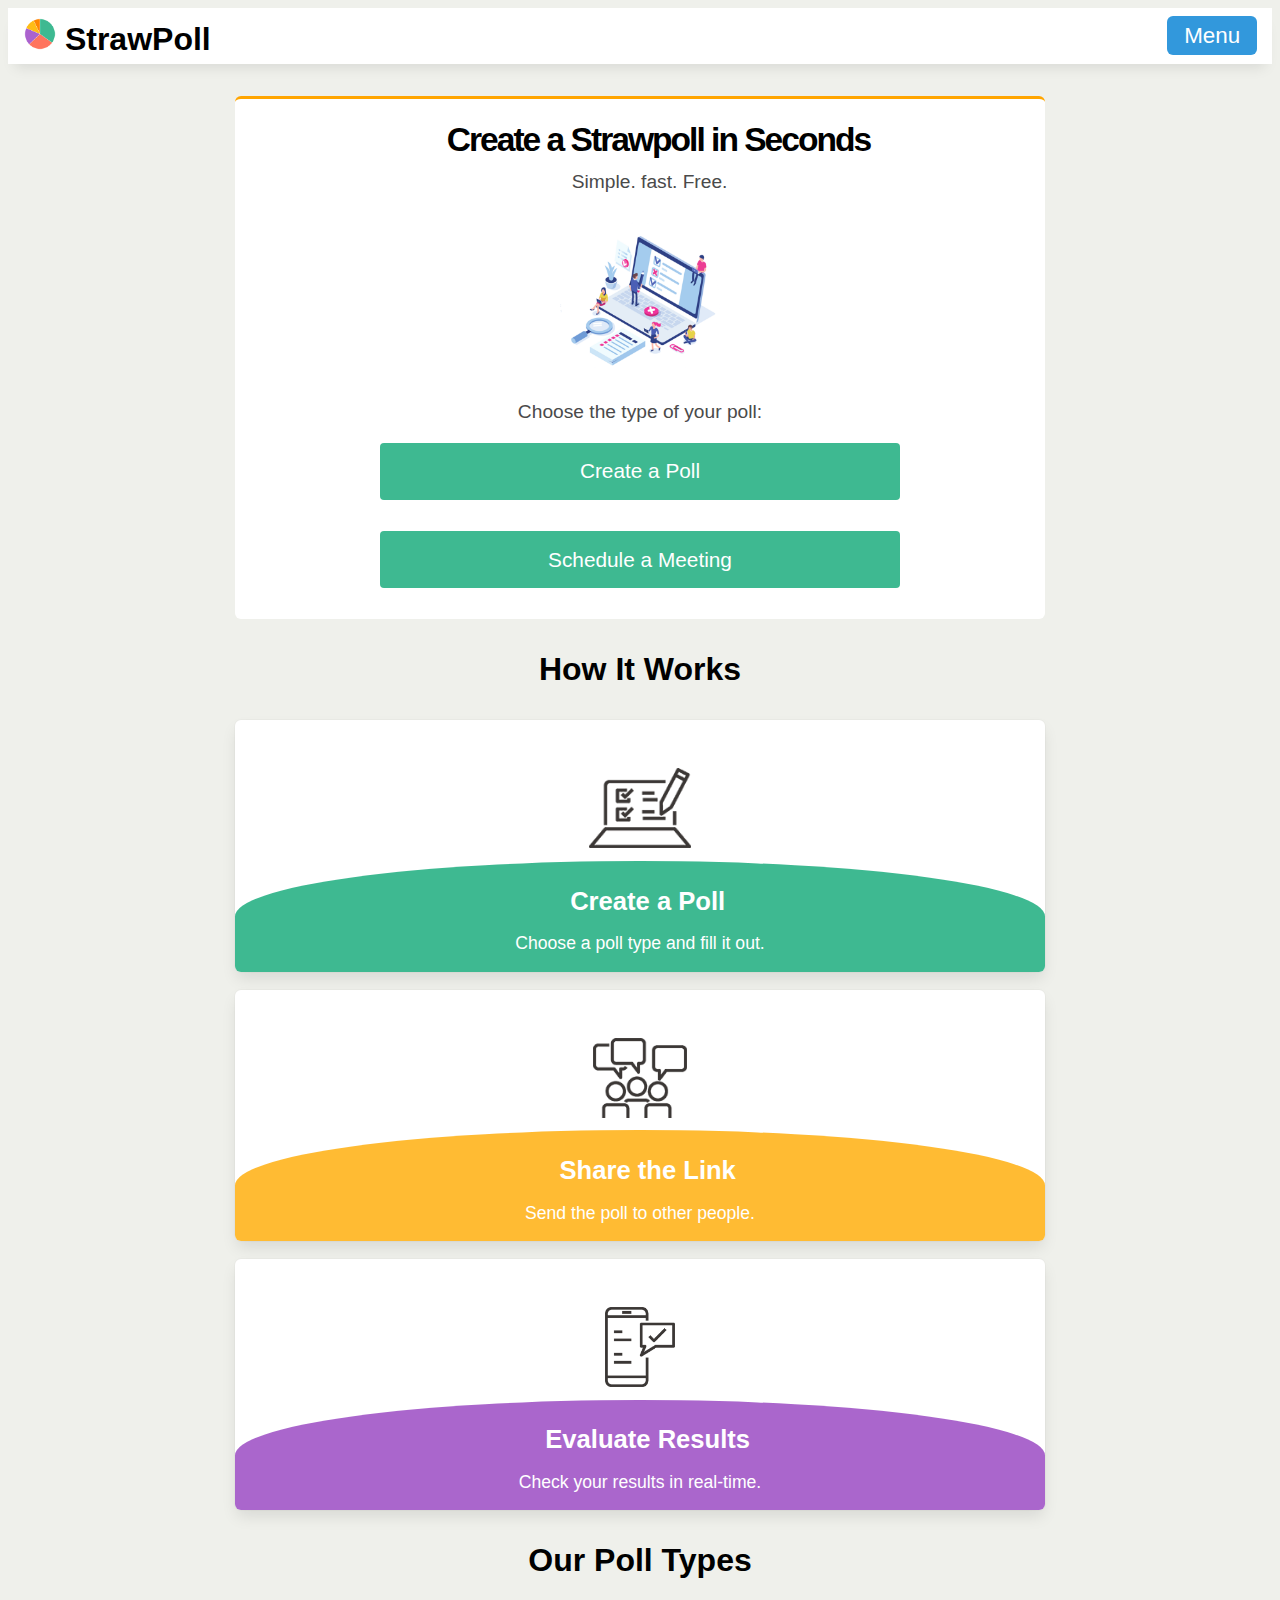
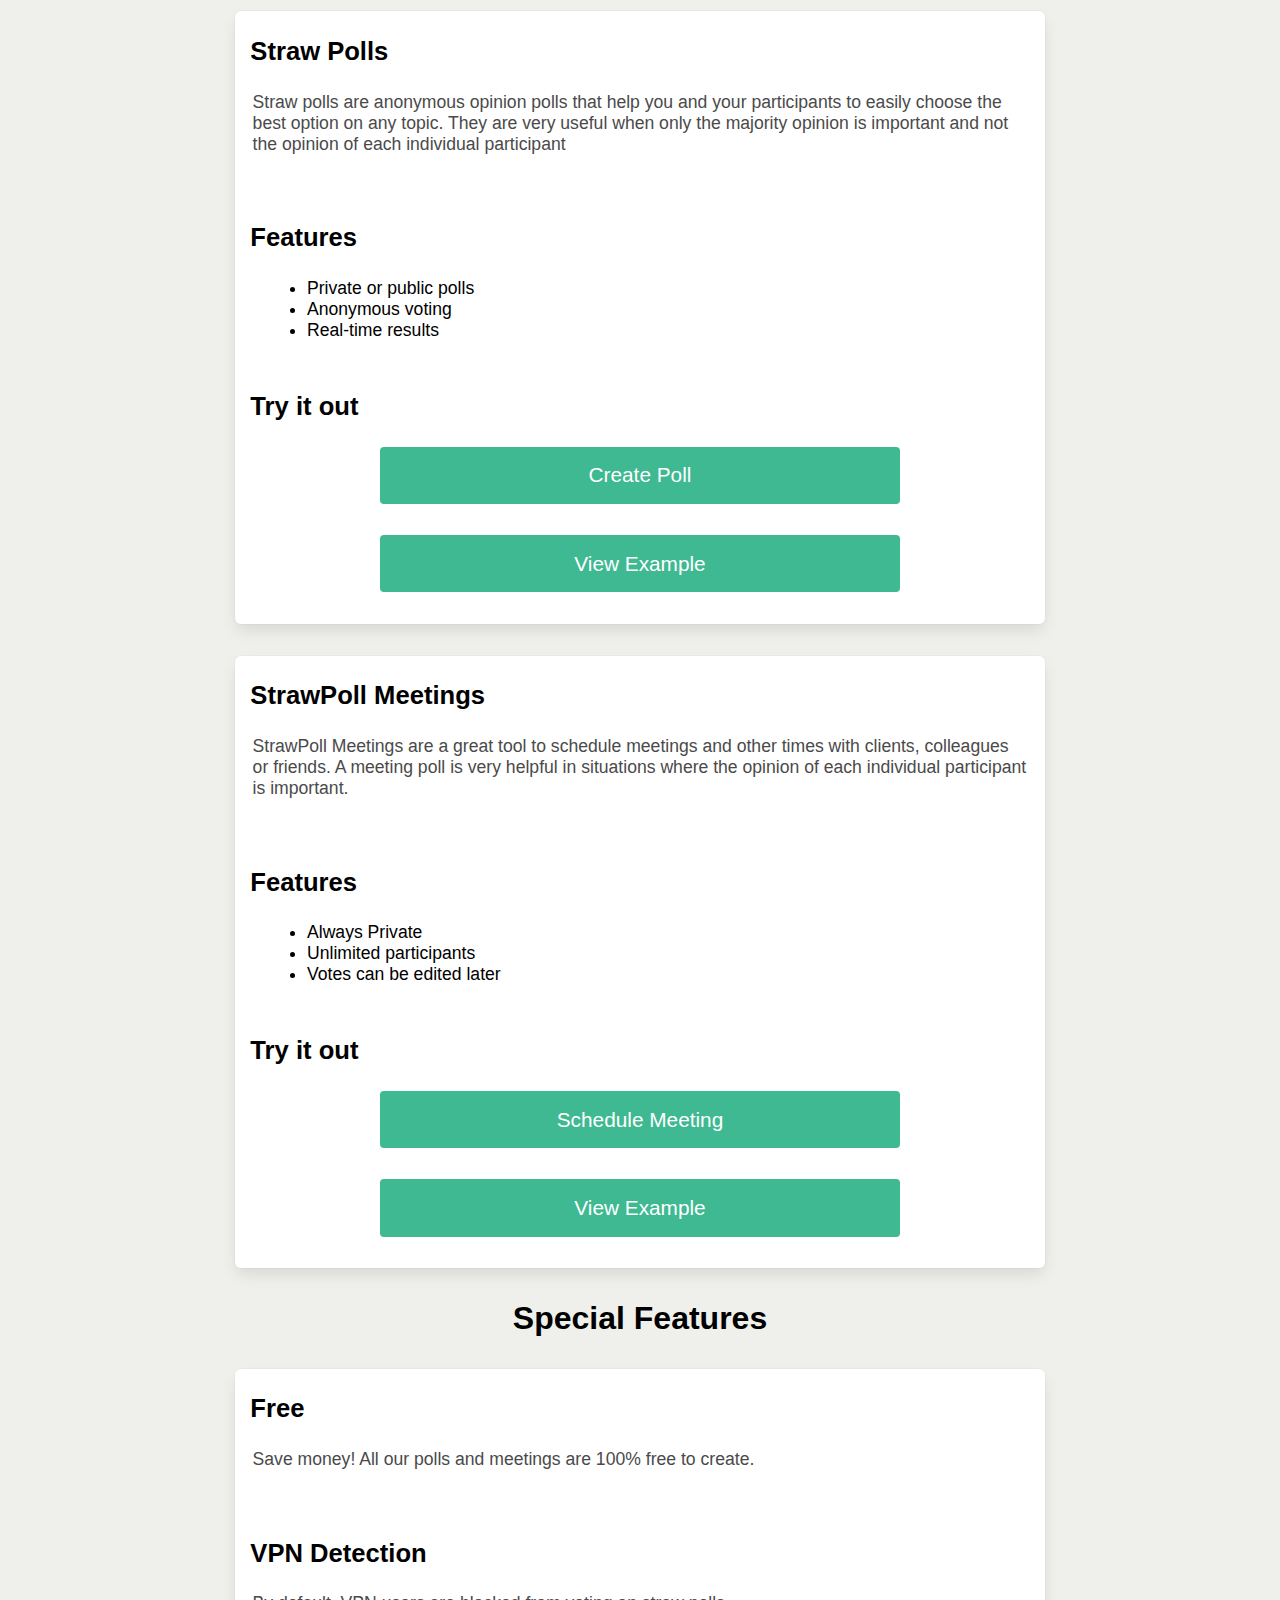
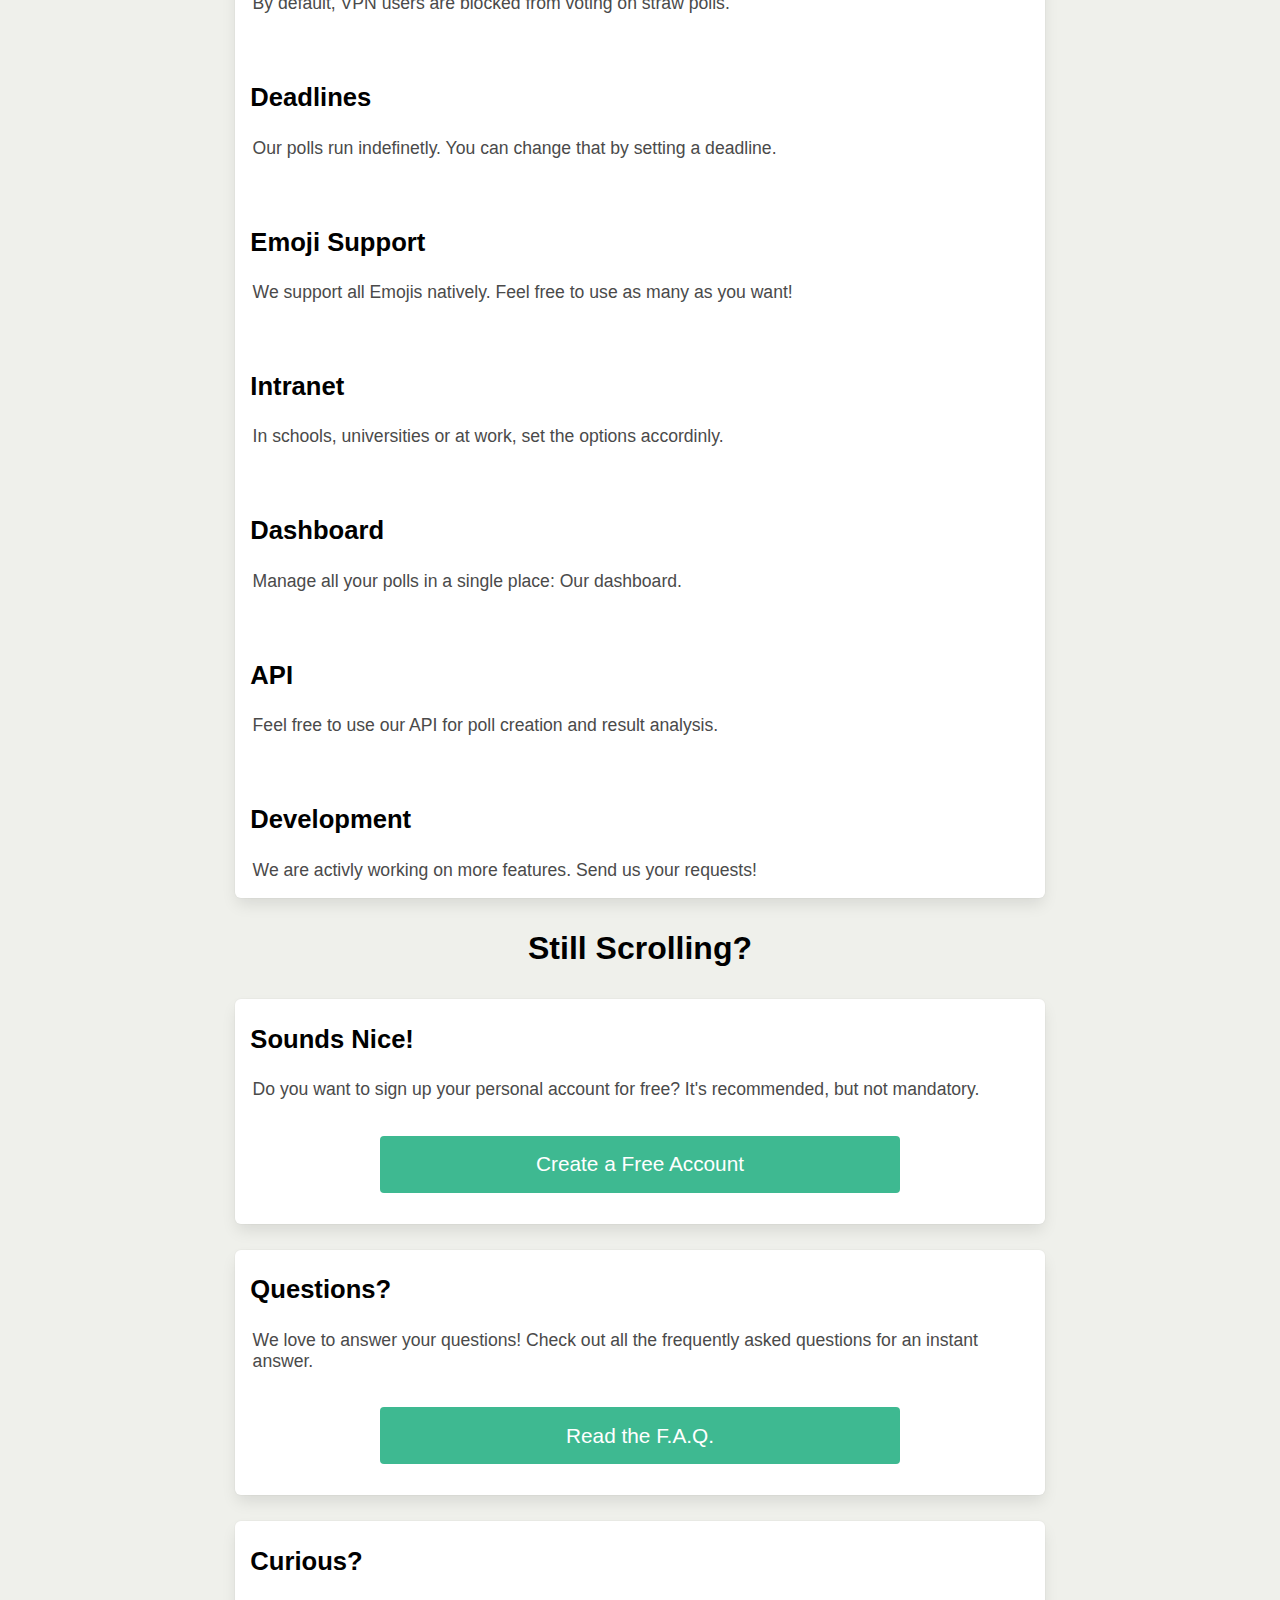
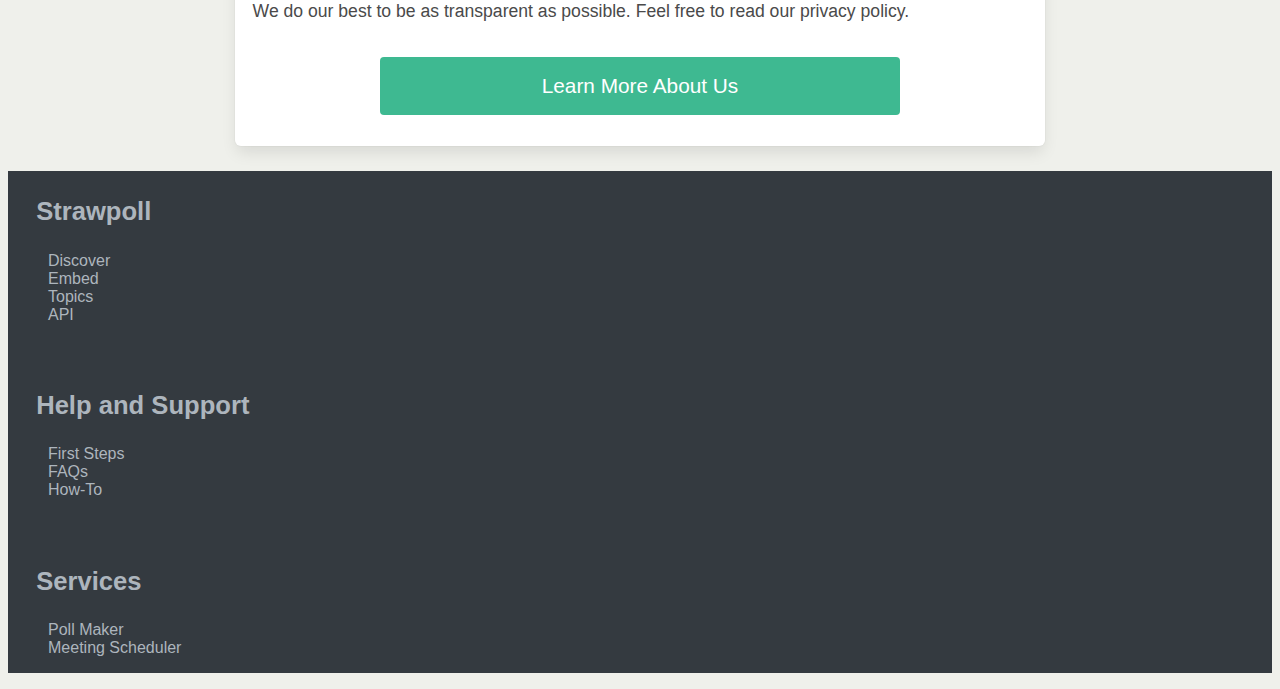
<file: index.html>
<DOCTYPE html>
    <html>
        <head>
            <title>Welcome to Strawpoll</title>
            <meta charset="utf-8"/>
            <meta name="viewport" content="width=device-width, initial-scale=1"/>
            <link href="style.css" rel="stylesheet">
        </head>

        <body class="main">
            <header>
                <nav>
                    <ul>
                        <li><img src="logostrawpoll.png" alt="strawpoll logo"></li>
                        <li>StrawPoll</li>
                        <li>
                            <button class="dropdown">
                                Menu
                            </button>
                        </li>
                    </ul>
                    <ul>
                        <li>Home</li>
                        <li>Create Poll</li>
                        <li>Schedule Meeting</li>
                        <li>Discover</li>
                        <li><button>Log in</button></li>
                        <li><button>Sign up</button></li>
                    </ul>
                </nav>
            </header>
            <section class="topsection">
                <h1>Create a Strawpoll in Seconds</h1>
                <p class="subtitle">Simple. fast. Free.</p>
                <img src="image1.png" alt="Picture of laptop with working people and a poll">
                <p class="typeofpoll">Choose the type of your poll:</p>
                <a href="createpoll.html">
                <button>Create a Poll</button>
                </a>
                <button>Schedule a Meeting</button>
            </section>

            <h2>How It Works </h2>

            <section>
                <article class="blokje1">
                    <img src="create.png" alt="Picture of laptop with checkmarks">

                    <div class="groen">
                    <h3>Create a Poll</h3>
                    <p>Choose a poll type and fill it out.</p>
                    </div>
                </article>

                <article class="blokje2">
                    <img src="share.png" alt="Picture talking persons">

                    <div class="oranje">
                    <h3> Share the Link</h3>
                    <p>Send the poll to other people.</p>
                    </div>
                </article>

                <article class="blokje3">
                    <img src="result.png" alt="Picture of phone with results">

                    <div class="paars">
                    <h3>Evaluate Results</h3>
                    <p>Check your results in real-time.</p>
                    </div>
                </article>
            </section>

            <h2>Our Poll Types</h2>

            <section>
                <article>
                    <h3>Straw Polls</h3>
                    <p>Straw polls are anonymous opinion polls that help you and your participants to easily choose the best option on any topic. They are very useful when only the majority opinion is important and not the opinion of each individual participant
                    </p>
                

                
                    <h3>Features</h3>
                    <ul>
                        <li>Private or public polls</li>
                        <li>Anonymous voting</li>
                        <li>Real-time results</li>
                    </ul>
                  
            
                    <h3>Try it out</h3>
                    <button>Create Poll</button>
                    <button>View Example</button>
                </article>    
            </section>

            <section>
                <article>
                    <h3>StrawPoll Meetings</h3>
                    <p>StrawPoll Meetings are a great tool to schedule meetings and other times with clients, colleagues or friends. A meeting poll is very helpful in situations where the opinion of each individual participant is important.
                    </p>

                    <h3>Features</h3>
                    <ul>
                        <li>Always Private</li>
                        <li>Unlimited participants</li>
                        <li>Votes can be edited later</li>
                    </ul>

                    <h3>Try it out</h3>
                    <button>Schedule Meeting</button>
                    <button>View Example</button>
                </article>
            </section>

            <h2>Special Features</h2>

            <section>
                <article>
                    <h3>Free</h3>
                    <p>Save money! All our polls and meetings are 100% free to create.</p>


                    <h3>VPN Detection</h3>
                    <p>By default, VPN users are blocked from voting on straw polls.
                    </p>

                    <h3>Deadlines</h3>
                    <p>Our polls run indefinetly. You can change that by setting a deadline.
                    </p>

                    <h3>Emoji Support</h3>
                    <p>We support all Emojis natively. Feel free to use as many as you want!
                    </p>

                    <h3>Intranet</h3>
                    <p>In schools, universities or at work, set the options accordinly.
                    </p>

                    <h3>Dashboard</h3>
                    <p>Manage all your polls in a single place: Our dashboard.
                    </p>

                    <h3>API</h3>
                    <p>Feel free to use our API for poll creation and result analysis.
                    </p>

                    <h3>Development</h3>
                    <p>We are activly working on more features. Send us your requests!
                    </p>
                </article>
            </section>

            <h2>Still Scrolling?</h2>

            <section>
                <article>
                    <h3>Sounds Nice!</h3>
                    <p>Do you want to sign up your personal account for free? It's recommended, but not mandatory.
                    </p>
                    <button>Create a Free Account</button>
                </article>

                <article>
                    <h3>Questions?</h3>
                    <p>We love to answer your questions! Check out all the frequently asked questions for an instant answer.
                    </p>
                    <button>Read the F.A.Q.</button>
                </article>

                <article>
                    <h3>Curious?</h3>
                    <p>We do our best to be as transparent as possible. Feel free to read our privacy policy.
                    </p> 
                    <button>Learn More About Us</button>
                </article>
            </section>

<footer>
    <h3>Strawpoll</h3>
        <ul>
            <li>Discover</li>
            <li>Embed</li>
            <li>Topics</li>
            <li>API</li>
        </ul>

        <h3>Help and Support</h3>
        <ul>
            <li>First Steps</li>
            <li>FAQs</li>
            <li>How-To</li>
        </ul>

        <h3>Services</h3>
        <ul>
            <li>Poll Maker</li>
            <li>Meeting Scheduler</li>
        </ul>

</footer>
<script src="script.js"></script>
        </body>
    </html>
</file>
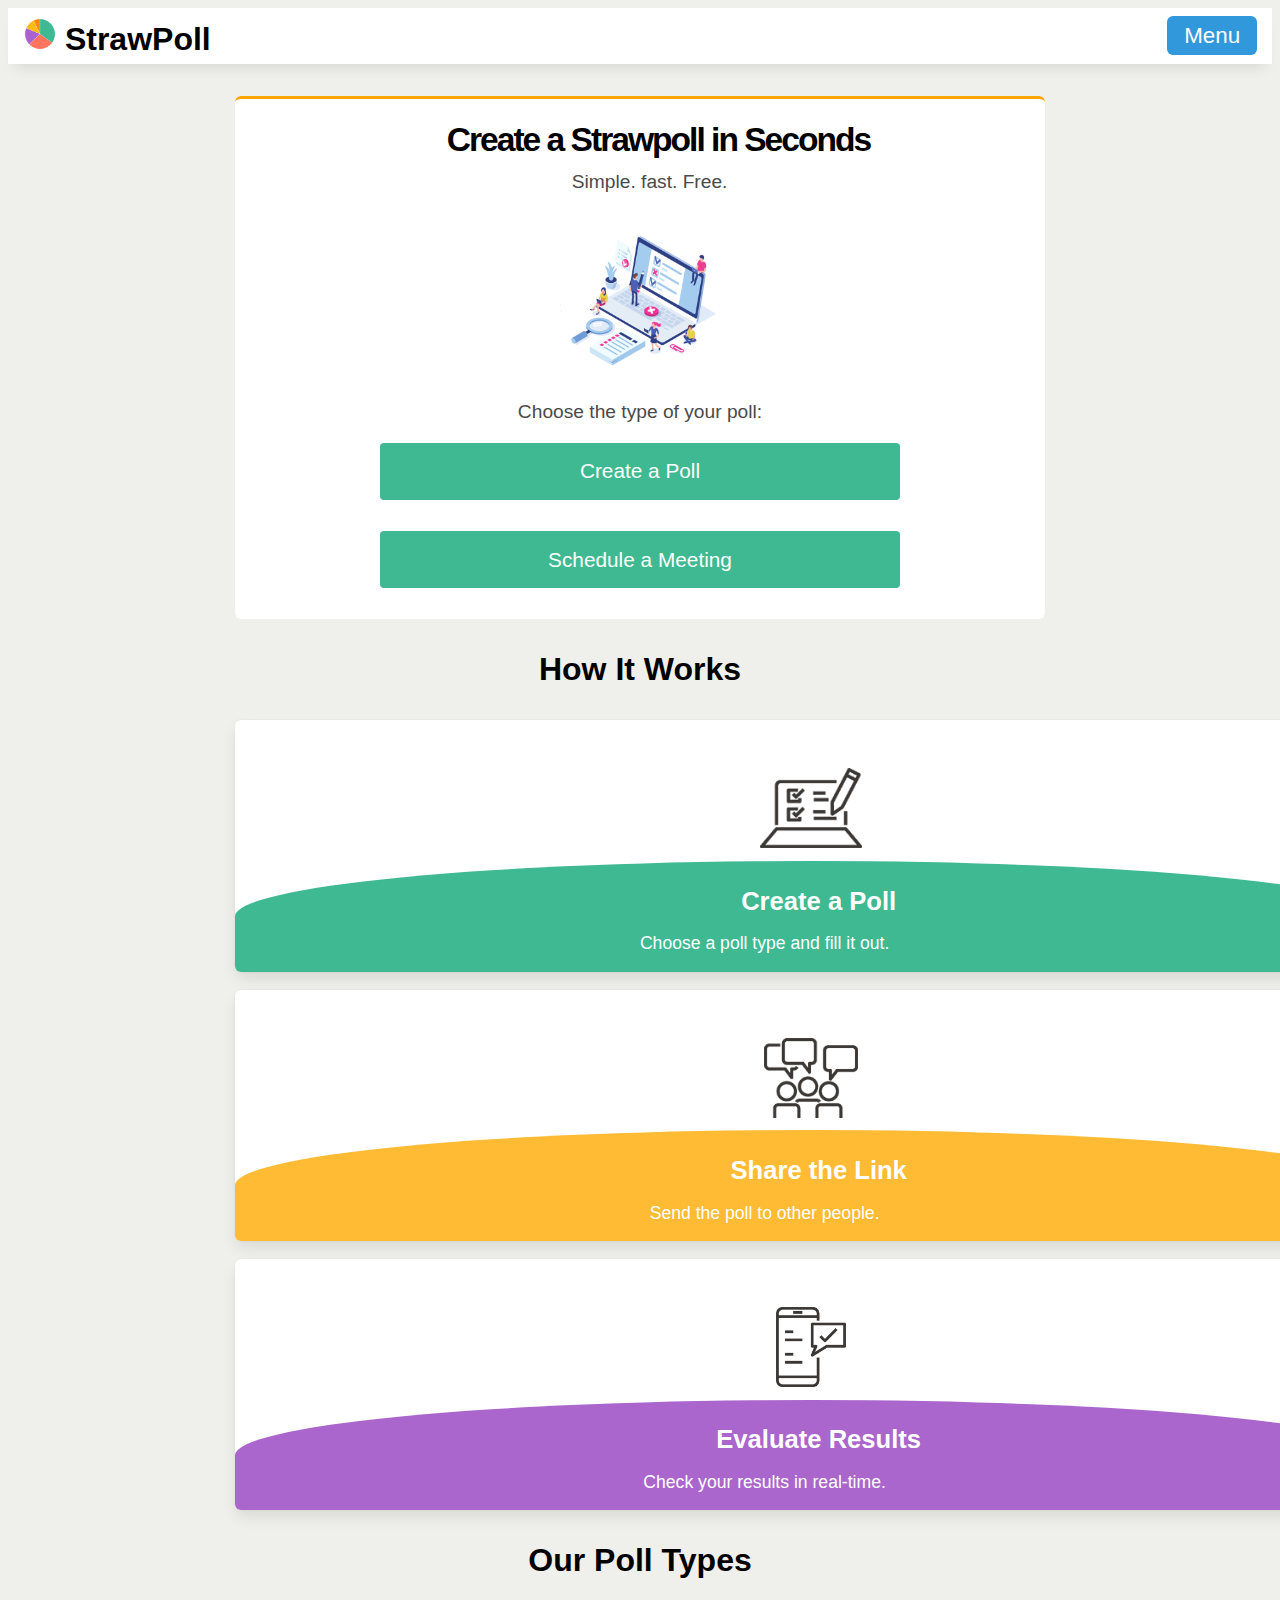
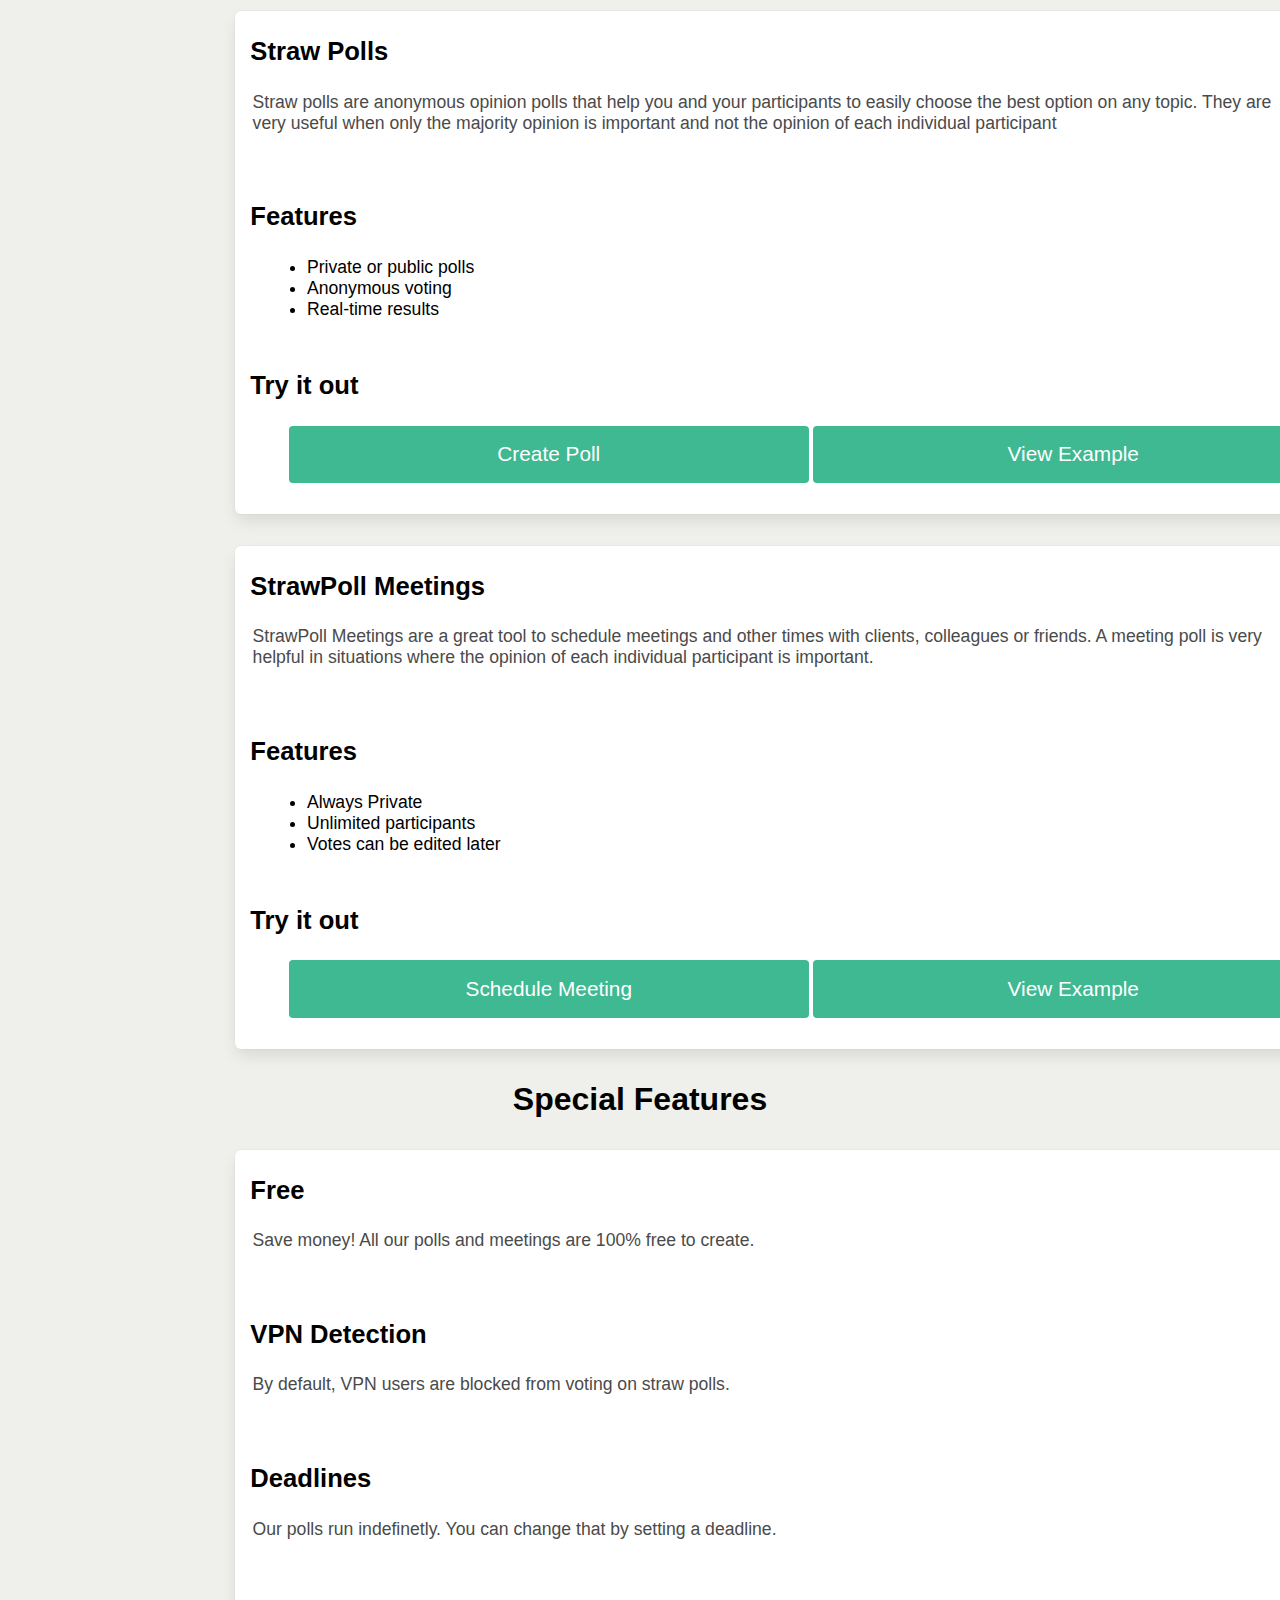
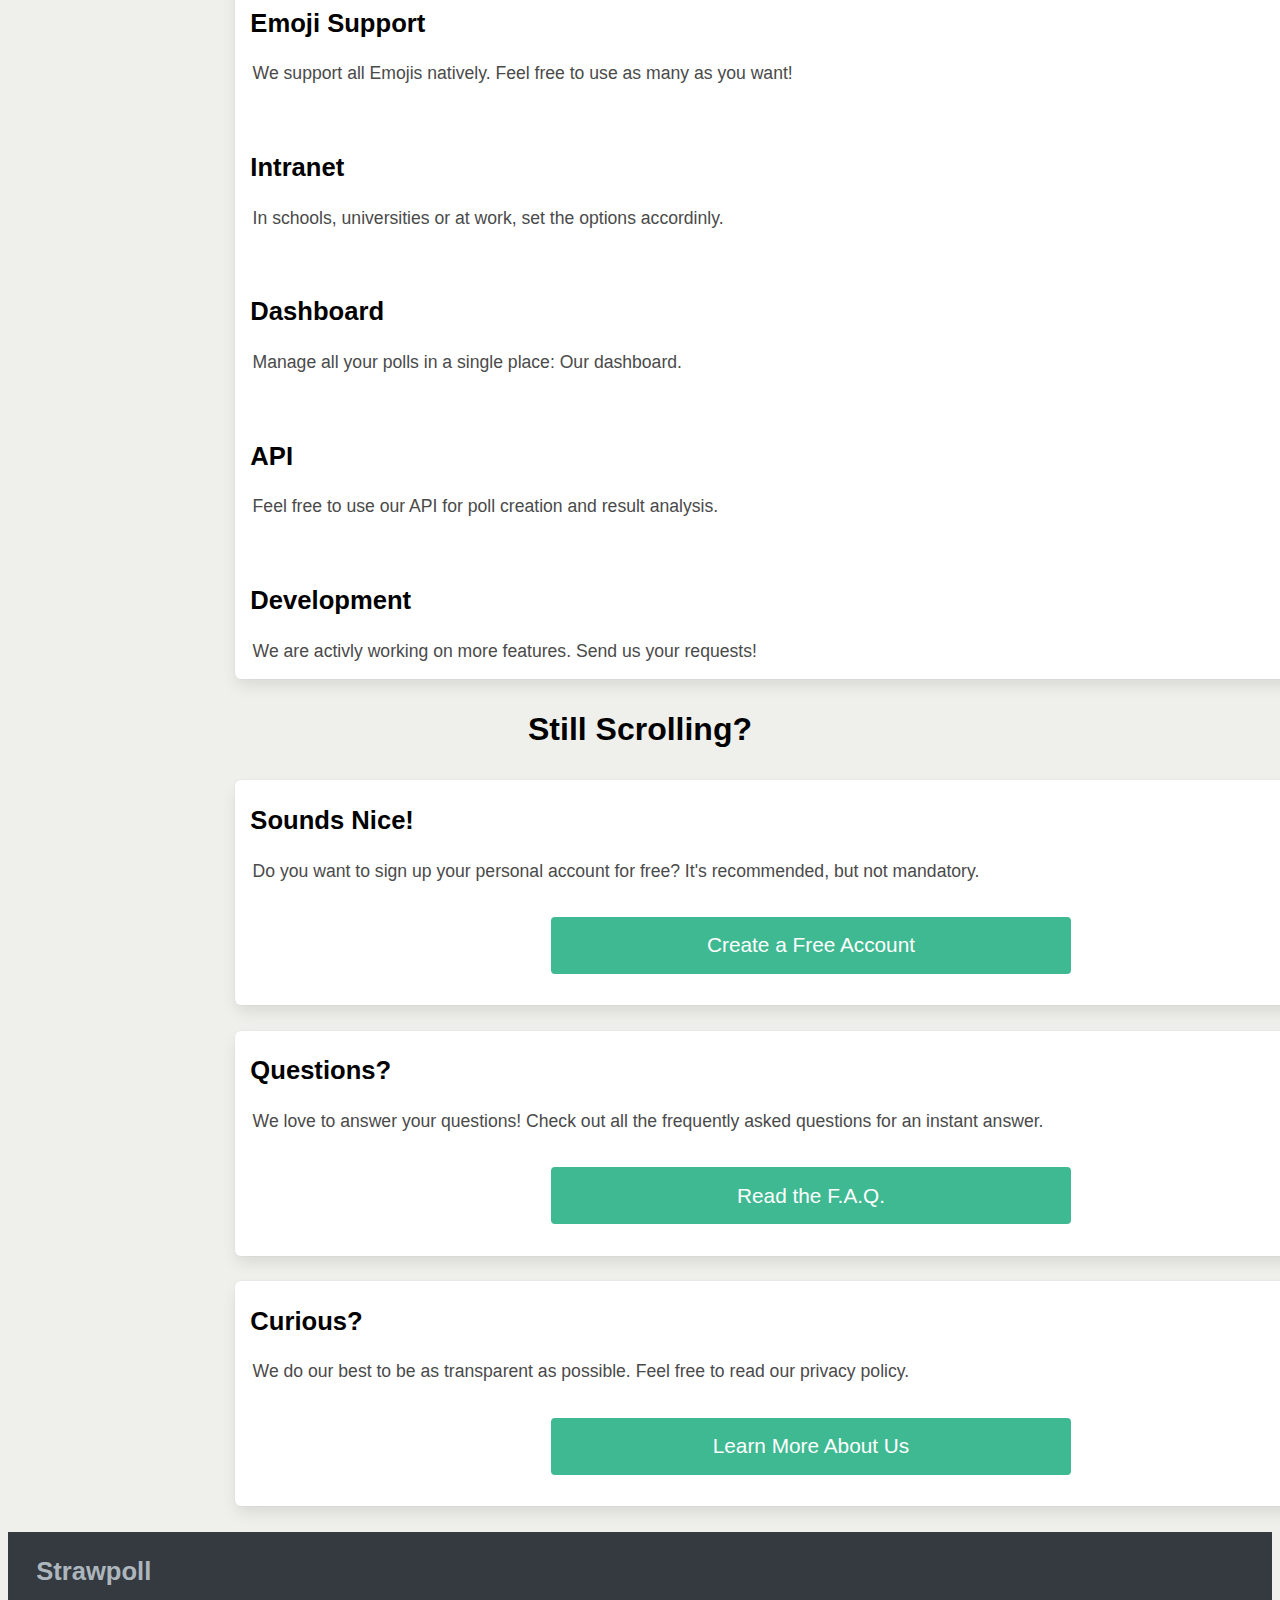
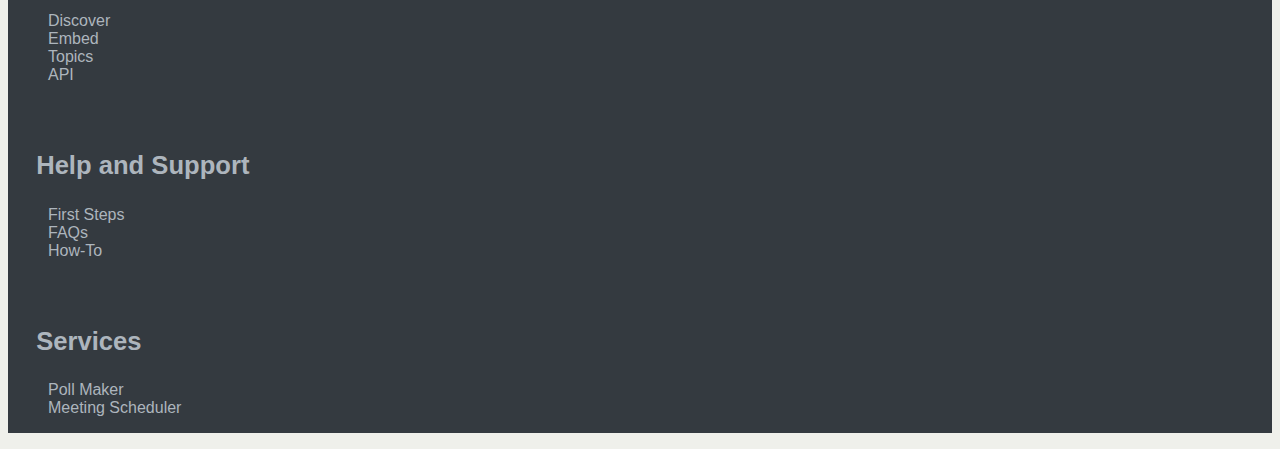
<file: strawpoll/index.html>
<DOCTYPE html>
    <html>
        <head>
            <title>Welcome to Strawpoll</title>
            <meta charset="utf-8"/>
            <meta name="viewport" content="width=device-width, initial-scale=1"/>
            <link href="style.css" rel="stylesheet">
        </head>

        <body class="main">
            <header>
                <nav>
                    <ul>
                        <li><img src="logostrawpoll.png" alt="strawpoll logo"></li>
                        <li>StrawPoll</li>
                        <li>
                            <button class="dropdown">
                                Menu
                            </button>
                        </li>
                    </ul>
                    <ul>
                        <li>Home</li>
                        <li>Create Poll</li>
                        <li>Schedule Meeting</li>
                        <li>Discover</li>
                        <li><button>Log in</button></li>
                        <li><button>Sign up</button></li>
                    </ul>
                </nav>
            </header>
            <section class="topsection">
                <h1>Create a Strawpoll in Seconds</h1>
                <p class="subtitle">Simple. fast. Free.</p>
                <img src="image1.png" alt="Picture of laptop with working people and a poll">
                <p class="typeofpoll">Choose the type of your poll:</p>
                <a href="createpoll.html">
                <button>Create a Poll</button>
                </a>
                <button>Schedule a Meeting</button>
            </section>

            <h2>How It Works </h2>

            <section>
                <article class="blokje1">
                    <img src="create.png" alt="Picture of laptop with checkmarks">

                    <div class="groen">
                    <h3>Create a Poll</h3>
                    <p>Choose a poll type and fill it out.</p>
                    </div>
                </article>

                <article class="blokje2">
                    <img src="share.png" alt="Picture talking persons">

                    <div class="oranje">
                    <h3> Share the Link</h3>
                    <p>Send the poll to other people.</p>
                    </div>
                </article>

                <article class="blokje3">
                    <img src="result.png" alt="Picture of phone with results">

                    <div class="paars">
                    <h3>Evaluate Results</h3>
                    <p>Check your results in real-time.</p>
                    </div>
                </article>
            </section>

            <h2>Our Poll Types</h2>

            <section>
                <article>
                    <h3>Straw Polls</h3>
                    <p>Straw polls are anonymous opinion polls that help you and your participants to easily choose the best option on any topic. They are very useful when only the majority opinion is important and not the opinion of each individual participant
                    </p>
                

                
                    <h3>Features</h3>
                    <ul>
                        <li>Private or public polls</li>
                        <li>Anonymous voting</li>
                        <li>Real-time results</li>
                    </ul>
                  
            
                    <h3>Try it out</h3>
                    <button>Create Poll</button>
                    <button>View Example</button>
                </article>    
            </section>

            <section>
                <article>
                    <h3>StrawPoll Meetings</h3>
                    <p>StrawPoll Meetings are a great tool to schedule meetings and other times with clients, colleagues or friends. A meeting poll is very helpful in situations where the opinion of each individual participant is important.
                    </p>

                    <h3>Features</h3>
                    <ul>
                        <li>Always Private</li>
                        <li>Unlimited participants</li>
                        <li>Votes can be edited later</li>
                    </ul>

                    <h3>Try it out</h3>
                    <button>Schedule Meeting</button>
                    <button>View Example</button>
                </article>
            </section>

            <h2>Special Features</h2>

            <section>
                <article>
                    <h3>Free</h3>
                    <p>Save money! All our polls and meetings are 100% free to create.</p>


                    <h3>VPN Detection</h3>
                    <p>By default, VPN users are blocked from voting on straw polls.
                    </p>

                    <h3>Deadlines</h3>
                    <p>Our polls run indefinetly. You can change that by setting a deadline.
                    </p>

                    <h3>Emoji Support</h3>
                    <p>We support all Emojis natively. Feel free to use as many as you want!
                    </p>

                    <h3>Intranet</h3>
                    <p>In schools, universities or at work, set the options accordinly.
                    </p>

                    <h3>Dashboard</h3>
                    <p>Manage all your polls in a single place: Our dashboard.
                    </p>

                    <h3>API</h3>
                    <p>Feel free to use our API for poll creation and result analysis.
                    </p>

                    <h3>Development</h3>
                    <p>We are activly working on more features. Send us your requests!
                    </p>
                </article>
            </section>

            <h2>Still Scrolling?</h2>

            <section>
                <article>
                    <h3>Sounds Nice!</h3>
                    <p>Do you want to sign up your personal account for free? It's recommended, but not mandatory.
                    </p>
                    <button>Create a Free Account</button>
                </article>

                <article>
                    <h3>Questions?</h3>
                    <p>We love to answer your questions! Check out all the frequently asked questions for an instant answer.
                    </p>
                    <button>Read the F.A.Q.</button>
                </article>

                <article>
                    <h3>Curious?</h3>
                    <p>We do our best to be as transparent as possible. Feel free to read our privacy policy.
                    </p> 
                    <button>Learn More About Us</button>
                </article>
            </section>

<footer>
    <h3>Strawpoll</h3>
        <ul>
            <li>Discover</li>
            <li>Embed</li>
            <li>Topics</li>
            <li>API</li>
        </ul>

        <h3>Help and Support</h3>
        <ul>
            <li>First Steps</li>
            <li>FAQs</li>
            <li>How-To</li>
        </ul>

        <h3>Services</h3>
        <ul>
            <li>Poll Maker</li>
            <li>Meeting Scheduler</li>
        </ul>

</footer>
<script src="script.js"></script>
        </body>
    </html>
</file>
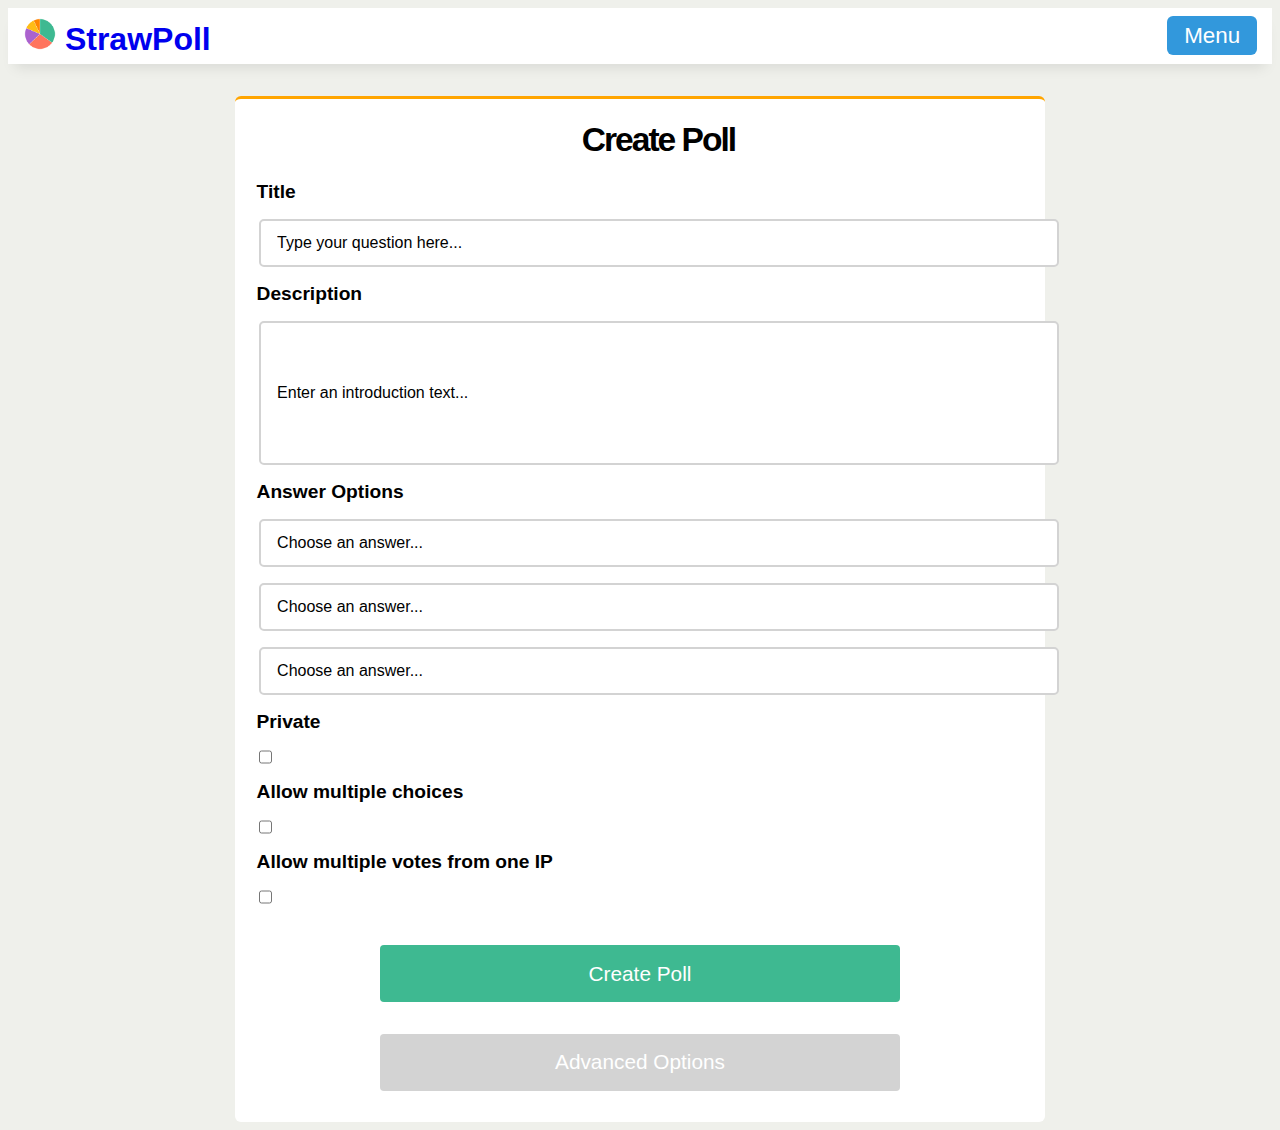
<file: createpoll.html>
<DOCTYPE html>
<html>
    <head>
        <title>Create a Poll</title>
        <meta charset="utf-8"/>
        <meta name="viewport" content="width=device-width, initial-scale=1"/>
        <link href="style.css" rel="stylesheet">
    </head>

<body>
    <header>
        <nav>
            <ul>
                <li><img src="logostrawpoll.png" alt="strawpoll logo"></li>
                <li><a href="index.html">StrawPoll</a></li>
                <li>
                    <button class="dropdown">
                        Menu
                    </button>
                </li>
            </ul>
            <ul>
                <li>Home</li>
                <li>Create Poll</li>
                <li>Schedule Meeting</li>
                <li>Discover</li>
                <li><button>Log in</button></li>
                <li><button>Sign up</button></li>
            </ul>
        </nav>
    </header>


    <section class="topsection">
            <h1 class="createpolltitle">
             Create Poll
            </h1>

<form>
    <article class="polltext">
    <label for="title">Title</label>
    <input type="text" id="title" name="title" value ="Type your question here...">

    <label for="description">Description</label>
    <input type="text" id="description" name="description" value="Enter an introduction text...">

    <label for="answeroptions">Answer Options</label>
    <input type="text" id="answeroptions" name="answeroptions" value="Choose an answer...">
    <input type="text" id="answeroptions" name="answeroptions" value="Choose an answer...">
    <input type="text" id="answeroptions" name="answeroptions" value="Choose an answer...">
    </article>

    <article class="pollcheckbox">
    <label for="checkprivate">Private</label>
    <input type="checkbox" id="checkprivate" name="checkprivate" value="Private">

    <label for="checkchoice">Allow multiple choices</label>
    <input type="checkbox" id="checkchoice" name="checkchoice" value="Allow multiple choices">

    <label for="checkip">Allow multiple votes from one IP</label>
    <input type="checkbox" id="checkip" name="checkip" value="Allow multiple votes from one ip">
    </article>

</form>

<button>
    Create Poll
</button>
<button id="advancedoptions">
    Advanced Options
</button>
    </section>
    
<script src="script.js"></script>
</body>
</html>
</file>
<file: style.css>
/*Veel titels en knoppen zijn in het midden gecentreerd. Daarom text-align center.*/
body {
    font-family: nunito, sans-serif;
    background-color: #eff0eb;
    text-align: center;
}

/*Styling van de navitatie in de header.*/
header {
    display: flex;
    position: relative;
    min-height: 1.75em;
    background-color: #ffffff;
    font-size: 2em;
    font-family: nunito, sans-serif;
    font-weight: 700;
    margin-bottom: 1em;
}

header ul {
    margin: 0;
    padding: 0;
}

/*Plaatje van statistiek naast de titel geplaatst*/
header li {
    display: inline;
}

header.ul {
    list-style-type: none;
    font-family: nunito;
}

/*Plaatje van laptop uitgelijnd*/
header img {
    display: inline-block;
    max-width: 1em;
    margin-top: 0.3em;
    margin-left: 0.5em;
}

nav {
    box-shadow: 0px 10px 13px -7px rgba(10,10,10,.1), 0px 5px 0px 5px rgba(0,0,0,0);
    width: 100%;
    text-align: left;
}

nav ul:first-of-type li button {
    background-color: #3298dc;;
    color: white;
    border: none;
    border-radius: 6px;
    margin-bottom: 0.5em;
    width: 4em;
    font-size: 0.7em;
    position: absolute;
    right: 15px;
    top: 8px;

}

nav ul:nth-of-type(2) li {
    display: block;
    font-size: 0.8em;
    text-align: left;
    padding: 1em 0em 0em 1em;

}

nav button {
   font-size: 1em;
   padding: 0.3em 0em; 
   margin: 0em 0em 0em 0;
   width: 13.5em;
}

nav ul:nth-of-type(2) {
    opacity: 0%;
    position: absolute;
    margin-bottom: 0.5em;
}

nav ul:nth-of-type(2).showMenu {
    opacity: 100%;
    position: relative;
}

nav ul:nth-of-type(2) li:nth-of-type(5) button {
    background-color: #f5f5f5;
    color: black;
    border: none;
    border-radius: 6px;
    width: 85vw;
}

nav ul:nth-of-type(2) li:nth-of-type(6) button {
    background-color: #3298dc;
    color: white;
    border: none;
    border-radius: 6px;
    width: 85vw;
}



/*Ondertitel een class gegeven om apart te stylen van de rest*/
.subtitle {
    font-size: 1.2em;
    padding: 0 0 10 0em;
    text-align: center;
    margin-top: 2em;
    margin-left: 1em;
}

/*zelfde reden als ondertitel*/
.typeofpoll {
    font-size: 1.2em;
    text-align: center;
}

h1 {
    font-size: 2.1em;
    margin-bottom: -0.7em;
    margin-top: 0.7em;
    letter-spacing: -2px;
    max-width: 70vw;
    margin-left: 1.1em;
    line-height: 1em;

}

/*variant op de normale h1 (meer afstand op de tekst eronder dan op pagina 1)*/
.createpolltitle {
    margin-bottom: 0.5em;
}

h2 {
    font-size: 2em;
    margin-top: 1em;
}

h3 {
    font-size: 1.6em;
    padding-top: 1em;
    text-align: left;
    padding-left: 0.6em;
}

p {
    font-size: 1.1em;
    color: #4a4a4a;
    text-align: left;
    padding: 0em 1em 0em 1em;
    max-width: 80vw;
}

img { 
    border-radius: 50%;
    max-height: 10em;
    display: block;
    margin-left: auto;
    margin-right: auto;
}

section {
    
    width: 90vw;
    max-width: 90vh;
    border-radius: 6px;
    margin: auto;
    margin-top: 2em;
    
}

.blokje1 {
    background-color: #ffffff;
    border-radius: 6px;
    box-shadow: 0 0.5em 1em -0.125em rgba(10,10,10,.1), 0 0 0 1px rgba(10,10,10,.02);
    color: white;

}

.blokje1 h3 {
    text-align: center;
    margin: 0.5em 0em 0.5em 0em;
}

.blokje1 p {
    text-align: center;
    color: white;
    padding-bottom:1em;
}

.blokje1 img {
    border-radius: 0%;
    max-height: 5em;
    padding-top: 3em;
    margin: auto;

}

.blokje2 {
    background-color: #ffffff;
    border-radius: 6px;
    box-shadow: 0 0.5em 1em -0.125em rgba(10,10,10,.1), 0 0 0 1px rgba(10,10,10,.02);
    
}

.blokje2 p {
    text-align: center;
    color: white;
    padding-bottom:1em;
}

.blokje2 h3 {
    color: white;
    text-align: center;
    margin: 0.5em 0em 0em 0em;
}

.blokje2 img {
    border-radius: 0%;
    max-height: 5em;
    padding-top: 3em;
    margin: auto;

}

.blokje3 {
    background-color: #ffffff;
    border-radius: 6px;
    box-shadow: 0 0.5em 1em -0.125em rgba(10,10,10,.1), 0 0 0 1px rgba(10,10,10,.02);
}

.blokje3 p {
    text-align: center;
    color: white;
    padding-bottom:1em;
}

.blokje3 h3 {
    text-align: center;
    color: white;
    margin: 0.5em 0em 0em 0em;
}

.blokje3 img {
    border-radius: 0%;
    max-height: 5em;
    padding-top: 3em;
    margin: auto;

}

.groen {
    background-color: rgb(62, 185, 145);
    border-radius: 50% 50% 6px 6px;
}

.oranje {
    background-color: rgb(255, 187, 51);
    border-radius: 50% 50% 6px 6px;
}

.paars {
    background-color: rgb(170, 102, 204);
    border-radius: 50% 50% 6px 6px;
}

.main article {
    background-color: #ffffff;
    border-radius: 6px;
    box-shadow: 0 0.5em 1em -0.125em rgba(10,10,10,.1), 0 0 0 1px rgba(10,10,10,.02);

}

article {
    width: 90vw;
    max-width: 90vh;
}

article p {
    text-align: left;
    padding-bottom: 1em;
}


/*Oranje rand moest alleen maar te zien zijn bij de bovenste section. Daarom heb ik die in een class veranderd.*/
.topsection {
    border-top: 3px solid orange;
    background-color: white;
}

.dropdown {
    border: 1px solid black;
}

article button {
    font-family: nunito, sans-serif;
    background-color: #3eb991;
    padding: 0.8em 1.5em;
    justify-content: center;
    text-align: center;
    border: none;
    color: #ffffff;
    font-size: 1.3em;
    text-decoration: none;
    display: inline-block;
    border-radius: 4px;
    width: 80vw;
    max-width: 25em;
    margin-bottom: 1.5em;
}

section button {
    font-family: nunito, sans-serif;
    background-color: #3eb991;
    padding: 0.8em 1.5em;
    justify-content: center;
    text-align: center;
    border: none;
    color: #ffffff;
    font-size: 1.3em;
    text-decoration: none;
    display: inline-block;
    border-radius: 4px;
    width: 80vw;
    max-width: 25em;
    margin-bottom: 1.5em;
}

/*Als je met de muis over de button heen hovert verandert hij lichtelijk van kleur.*/
button:hover {
    background-color: #3baf8a;

}

/*Streepje onder link verwijderd.*/
a {
    text-decoration: none;
}

a:visited 
{
    color: black;
}

form {
    text-align: left;
    padding: 1%;
    background-color: white;
}

label {
  font-size: 1.2em;
  font-weight: bold;
  margin-left: 0.7em;  
}

input {
    font-size: 1em;
    padding: 1em;
}

/*class gemaakt voor de tekst invulvelden*/
.polltext input {
    display: block;
    margin: 1em;
    width: 80vw;
    max-width: 50em;
    height: 3em;
    border-radius: 5px;
    border-color: lightgrey;
    border: 2px solid lightgrey;
}

/*id gemaakt voor één speciaal invulveld dat groter moet zijn*/
#description {
    height:9em;
}

/*class gemaakt voor de checkboxen*/
.pollcheckbox input {
    display: block;
    margin: 1em;
    height: 1em;
}

/*een specifieke knop grijs gemaakt*/
#advancedoptions {
    background-color: lightgray;
    border-radius: 4px;
    border-color: lightgrey;
}

article ul {
margin-left: 2em;
}

article ul li {
    text-align: left;
    font-size: 1.1em;
}

footer {
    background-color: #343a40;
    color: #adb5bd;
}

footer h3 {
    margin-left: 0.5em;
}

footer ul {
    list-style-type: none;
    text-align: left;
    padding-bottom: 1em;
}
</file>
<file: strawpoll/style.css>
/*Veel titels en knoppen zijn in het midden gecentreerd. Daarom text-align center.*/
body {
    font-family: nunito, sans-serif;
    background-color: #eff0eb;
    text-align: center;
}

/*Styling van de navitatie in de header.*/
header {
    display: flex;
    position: relative;
    min-height: 1.75em;
    background-color: #ffffff;
    font-size: 2em;
    font-family: nunito, sans-serif;
    font-weight: 700;
    margin-bottom: 1em;
}

header ul {
    margin: 0;
    padding: 0;
}

/*Plaatje van statistiek naast de titel geplaatst*/
header li {
    display: inline;
}

header.ul {
    list-style-type: none;
    font-family: nunito;
}

/*Plaatje van laptop uitgelijnd*/
header img {
    display: inline-block;
    max-width: 1em;
    margin-top: 0.3em;
    margin-left: 0.5em;
}

nav {
    box-shadow: 0px 10px 13px -7px rgba(10,10,10,.1), 0px 5px 0px 5px rgba(0,0,0,0);
    width: 100%;
    text-align: left;
}

nav ul:first-of-type li button {
    background-color: #3298dc;;
    color: white;
    border: none;
    border-radius: 6px;
    margin-bottom: 0.5em;
    width: 4em;
    font-size: 0.7em;
    position: absolute;
    right: 15px;
    top: 8px;

}

nav ul:nth-of-type(2) li {
    display: block;
    font-size: 0.8em;
    text-align: left;
    padding: 1em 0em 0em 1em;

}

nav button {
   font-size: 1em;
   padding: 0.3em 0em; 
   margin: 0em 0em 0em 0;
   width: 13.5em;
}

nav ul:nth-of-type(2) {
    opacity: 0%;
    position: absolute;
    margin-bottom: 0.5em;
}

nav ul:nth-of-type(2).showMenu {
    opacity: 100%;
    position: relative;
}

nav ul:nth-of-type(2) li:nth-of-type(5) button {
    background-color: #f5f5f5;
    color: black;
    border: none;
    border-radius: 6px;
    width: 85vw;
}

nav ul:nth-of-type(2) li:nth-of-type(6) button {
    background-color: #3298dc;
    color: white;
    border: none;
    border-radius: 6px;
    width: 85vw;
}



/*Ondertitel een class gegeven om apart te stylen van de rest*/
.subtitle {
    font-size: 1.2em;
    padding: 0 0 10 0em;
    text-align: center;
    margin-top: 2em;
    margin-left: 1em;
}

/*zelfde reden als ondertitel*/
.typeofpoll {
    font-size: 1.2em;
    text-align: center;
}

h1 {
    font-size: 2.1em;
    margin-bottom: -0.7em;
    margin-top: 0.7em;
    letter-spacing: -2px;
    max-width: 70vw;
    margin-left: 1.1em;
    line-height: 1em;

}

/*variant op de normale h1 (meer afstand op de tekst eronder dan op pagina 1)*/
.createpolltitle {
    margin-bottom: 0.5em;
}

h2 {
    font-size: 2em;
    margin-top: 1em;
}

h3 {
    font-size: 1.6em;
    padding-top: 1em;
    text-align: left;
    padding-left: 0.6em;
}

p {
    font-size: 1.1em;
    color: #4a4a4a;
    text-align: left;
    padding: 0em 1em 0em 1em;
    max-width: 80vw;
}

img { 
    border-radius: 50%;
    max-height: 10em;
    display: block;
    margin-left: auto;
    margin-right: auto;
}

section {
    
    width: 90vw;
    max-width: 90vh;
    border-radius: 6px;
    margin: auto;
    margin-top: 2em;
    
}

.blokje1 {
    background-color: #ffffff;
    border-radius: 6px;
    box-shadow: 0 0.5em 1em -0.125em rgba(10,10,10,.1), 0 0 0 1px rgba(10,10,10,.02);
    color: white;

}

.blokje1 h3 {
    text-align: center;
    margin: 0.5em 0em 0.5em 0em;
}

.blokje1 p {
    text-align: center;
    color: white;
    padding-bottom:1em;
}

.blokje1 img {
    border-radius: 0%;
    max-height: 5em;
    padding-top: 3em;
    margin: auto;

}

.blokje2 {
    background-color: #ffffff;
    border-radius: 6px;
    box-shadow: 0 0.5em 1em -0.125em rgba(10,10,10,.1), 0 0 0 1px rgba(10,10,10,.02);
    
}

.blokje2 p {
    text-align: center;
    color: white;
    padding-bottom:1em;
}

.blokje2 h3 {
    color: white;
    text-align: center;
    margin: 0.5em 0em 0em 0em;
}

.blokje2 img {
    border-radius: 0%;
    max-height: 5em;
    padding-top: 3em;
    margin: auto;

}

.blokje3 {
    background-color: #ffffff;
    border-radius: 6px;
    box-shadow: 0 0.5em 1em -0.125em rgba(10,10,10,.1), 0 0 0 1px rgba(10,10,10,.02);
}

.blokje3 p {
    text-align: center;
    color: white;
    padding-bottom:1em;
}

.blokje3 h3 {
    text-align: center;
    color: white;
    margin: 0.5em 0em 0em 0em;
}

.blokje3 img {
    border-radius: 0%;
    max-height: 5em;
    padding-top: 3em;
    margin: auto;

}

.groen {
    background-color: rgb(62, 185, 145);
    border-radius: 50% 50% 6px 6px;
}

.oranje {
    background-color: rgb(255, 187, 51);
    border-radius: 50% 50% 6px 6px;
}

.paars {
    background-color: rgb(170, 102, 204);
    border-radius: 50% 50% 6px 6px;
}

.main article {
    background-color: #ffffff;
    border-radius: 6px;
    box-shadow: 0 0.5em 1em -0.125em rgba(10,10,10,.1), 0 0 0 1px rgba(10,10,10,.02);

}

article {
    width: 90vw;
}

article p {
    text-align: left;
    padding-bottom: 1em;
}


/*Oranje rand moest alleen maar te zien zijn bij de bovenste section. Daarom heb ik die in een class veranderd.*/
.topsection {
    border-top: 3px solid orange;
    background-color: white;
}

.dropdown {
    border: 1px solid black;
}

article button {
    font-family: nunito, sans-serif;
    background-color: #3eb991;
    padding: 0.8em 1.5em;
    justify-content: center;
    text-align: center;
    border: none;
    color: #ffffff;
    font-size: 1.3em;
    text-decoration: none;
    display: inline-block;
    border-radius: 4px;
    width: 80vw;
    max-width: 25em;
    margin-bottom: 1.5em;
}

section button {
    font-family: nunito, sans-serif;
    background-color: #3eb991;
    padding: 0.8em 1.5em;
    justify-content: center;
    text-align: center;
    border: none;
    color: #ffffff;
    font-size: 1.3em;
    text-decoration: none;
    display: inline-block;
    border-radius: 4px;
    width: 80vw;
    max-width: 25em;
    margin-bottom: 1.5em;
}

/*Als je met de muis over de button heen hovert verandert hij lichtelijk van kleur.*/
button:hover {
    background-color: #3baf8a;

}

/*Streepje onder link verwijderd.*/
a {
    text-decoration: none;
}

a:visited 
{
    color: black;
}

form {
    text-align: left;
    padding: 1%;
    background-color: white;
}

label {
  font-size: 1.2em;
  font-weight: bold;
  margin-left: 0.7em;  
}

input {
    font-size: 1em;
    padding: 1em;
}

/*class gemaakt voor de tekst invulvelden*/
.polltext input {
    display: block;
    margin: 1em;
    width: 80vw;
    max-width: 50em;
    height: 3em;
    border-radius: 5px;
    border-color: lightgrey;
    border: 2px solid lightgrey;
}

/*id gemaakt voor één speciaal invulveld dat groter moet zijn*/
#description {
    height:9em;
}

/*class gemaakt voor de checkboxen*/
.pollcheckbox input {
    display: block;
    margin: 1em;
    height: 1em;
}

/*een specifieke knop grijs gemaakt*/
#advancedoptions {
    background-color: lightgray;
    border-radius: 4px;
    border-color: lightgrey;
}

article ul {
margin-left: 2em;
}

article ul li {
    text-align: left;
    font-size: 1.1em;
}

footer {
    background-color: #343a40;
    color: #adb5bd;
}

footer h3 {
    margin-left: 0.5em;
}

footer ul {
    list-style-type: none;
    text-align: left;
    padding-bottom: 1em;
}
</file>
